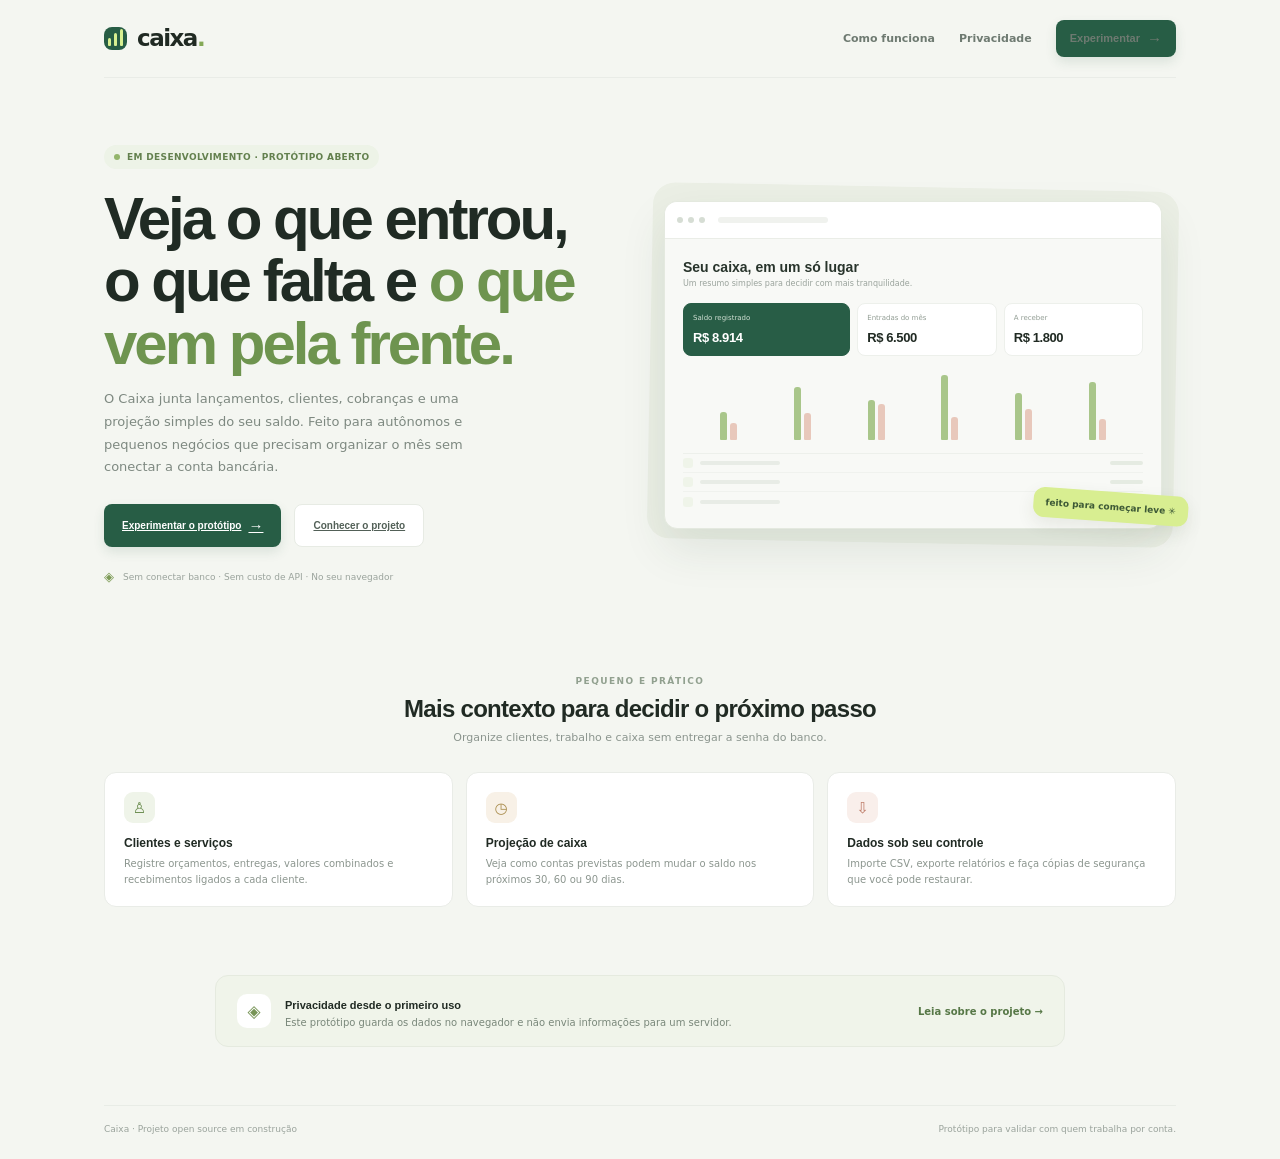
<file: index.html>
<!doctype html>
<html lang="pt-BR">
  <head>
    <meta charset="UTF-8" />
    <meta name="viewport" content="width=device-width, initial-scale=1.0" />
    <meta name="theme-color" content="#f6f7f4" />
    <meta name="description" content="Organize clientes, recebimentos, despesas e projeções de caixa sem conectar sua conta bancária." />
    <title>Caixa — clareza para quem trabalha por conta</title>
    <link rel="stylesheet" href="styles.css" />
    <link rel="stylesheet" href="landing.css" />
    <style>
      .landing{max-width:1180px;margin:0 auto;padding:0 54px}.landing-nav{height:78px;display:flex;align-items:center;justify-content:space-between;border-bottom:1px solid #e9ece7}.landing-nav .brand{padding:0}.landing-links{display:flex;align-items:center;gap:24px}.landing-links a{color:#6e7a71;text-decoration:none;font-size:11px;font-weight:600}.landing-hero{display:grid;grid-template-columns:1fr 1.05fr;align-items:center;gap:45px;padding:67px 0 47px}.landing-kicker{display:inline-flex;align-items:center;gap:7px;background:#edf3e7;color:#63804e;border-radius:20px;padding:7px 10px;font-size:9px;font-weight:700;letter-spacing:.35px}.landing-kicker i{width:6px;height:6px;border-radius:50%;background:#93b56b}.landing-copy h1{max-width:490px;margin:19px 0 13px;font:800 clamp(38px,5vw,60px)/1.04 Manrope,sans-serif;letter-spacing:-3px;color:#202b24}.landing-copy h1 em{font-style:normal;color:#6e944f}.landing-copy>p{max-width:410px;color:#7e8981;font-size:13px;line-height:1.75;margin:0}.landing-buttons{display:flex;align-items:center;gap:13px;margin-top:25px}.landing-buttons .button{min-height:43px;padding:0 18px}.landing-meta{display:flex;align-items:center;gap:9px;margin-top:22px;color:#9aa39c;font-size:9px}.landing-meta span{color:#7c9a56;font-size:13px}.hero-preview{position:relative;background:#ebefe5;border-radius:22px;padding:14px;transform:rotate(1.1deg)}.preview-window{overflow:hidden;border:1px solid #e4e9df;border-radius:13px;background:#f8f9f6;box-shadow:0 20px 45px #2945311a;transform:rotate(-1.1deg)}.preview-top{height:37px;display:flex;align-items:center;gap:5px;padding:0 12px;border-bottom:1px solid #eaede7;background:#fff}.preview-dot{height:6px;width:6px;border-radius:50%;background:#d6ddd4}.preview-address{margin-left:8px;width:110px;height:6px;border-radius:5px;background:#f0f2ee}.preview-body{padding:20px 18px 17px}.preview-title{font:700 14px Manrope,sans-serif;color:#28342b}.preview-subtitle{font-size:8px;color:#9aa39c;margin-top:4px}.preview-cards{display:grid;grid-template-columns:1.2fr 1fr 1fr;gap:7px;margin-top:15px}.preview-card{padding:10px 9px;border:1px solid #edf0eb;border-radius:8px;background:white}.preview-card:first-child{background:#285d46;color:white;border-color:#285d46}.preview-card small{display:block;font-size:7px;color:#929d94}.preview-card:first-child small{color:#d0dfd3}.preview-card strong{display:block;margin-top:8px;font:700 13px Manrope,sans-serif;letter-spacing:-.4px}.preview-chart{height:85px;display:flex;align-items:flex-end;justify-content:space-around;margin-top:13px;padding:0 9px 13px;border-bottom:1px solid #edf0eb}.preview-month{height:100%;display:flex;align-items:flex-end;gap:3px}.preview-month i{width:7px;border-radius:3px 3px 1px 1px;background:#a9c68a}.preview-month i:nth-child(2){background:#e8c8bb}.preview-month:nth-child(1) i:first-child{height:40%}.preview-month:nth-child(1) i:nth-child(2){height:24%}.preview-month:nth-child(2) i:first-child{height:75%}.preview-month:nth-child(2) i:nth-child(2){height:38%}.preview-month:nth-child(3) i:first-child{height:57%}.preview-month:nth-child(3) i:nth-child(2){height:51%}.preview-month:nth-child(4) i:first-child{height:92%}.preview-month:nth-child(4) i:nth-child(2){height:32%}.preview-month:nth-child(5) i:first-child{height:66%}.preview-month:nth-child(5) i:nth-child(2){height:43%}.preview-month:nth-child(6) i:first-child{height:82%}.preview-month:nth-child(6) i:nth-child(2){height:30%}.preview-row{height:19px;border-bottom:1px solid #f0f2ee;display:flex;align-items:center;gap:7px}.preview-row:last-child{border:0}.preview-row i{height:10px;width:10px;border-radius:3px;background:#eff4e9}.preview-row:nth-child(2) i{background:#fbefeb}.preview-row span{height:4px;width:80px;border-radius:4px;background:#e8ece6}.preview-row b{margin-left:auto;height:4px;width:33px;border-radius:4px;background:#e5ebe2}.hero-sticker{position:absolute;right:-15px;bottom:25px;background:#d8ee91;color:#3d5936;border-radius:11px;padding:10px 12px;box-shadow:0 7px 18px #32472517;font-size:9px;font-weight:700;transform:rotate(3deg)}.landing-section{padding:36px 0 68px}.section-eyebrow{text-align:center;color:#91a08f;font-size:9px;letter-spacing:1.4px;font-weight:700}.landing-section h2{text-align:center;margin:9px 0 8px;font:700 24px Manrope,sans-serif;letter-spacing:-.7px}.section-intro{text-align:center;color:#8b958e;font-size:11px;margin:0}.feature-grid{display:grid;grid-template-columns:repeat(3,1fr);gap:13px;margin-top:28px}.feature-card{background:#fff;border:1px solid #e9ece7;border-radius:12px;padding:19px;min-height:128px}.feature-icon{height:31px;width:31px;display:grid;place-items:center;background:#eff4e9;color:#6a8c4f;border-radius:9px;font-size:15px}.feature-card:nth-child(2) .feature-icon{background:#f8f1e7;color:#a98c4c}.feature-card:nth-child(3) .feature-icon{background:#f9efeb;color:#bd7a66}.feature-card h3{font:700 12px Manrope,sans-serif;margin:13px 0 6px}.feature-card p{color:#8c968f;font-size:10px;line-height:1.55;margin:0}.landing-privacy{margin:0 auto 58px;max-width:850px;border:1px solid #e5eadf;border-radius:13px;background:#f0f4ea;padding:18px 21px;display:flex;align-items:center;gap:14px}.landing-privacy>span{width:34px;height:34px;border-radius:10px;background:#fff;display:grid;place-items:center;color:#779456;font-size:17px}.landing-privacy strong{font:700 11px Manrope,sans-serif}.landing-privacy p{color:#79877a;font-size:10px;margin:4px 0 0}.landing-privacy a{margin-left:auto;white-space:nowrap;color:#567746;font-size:10px;font-weight:700;text-decoration:none}.landing-footer{border-top:1px solid #e8ece6;padding:18px 0 25px;display:flex;justify-content:space-between;color:#9aa39c;font-size:9px}.landing-footer a{color:#74846a;text-decoration:none}.landing .brand{font-size:23px}.landing .brand-mark{width:23px;height:23px}.landing-cta-arrow{font-size:15px}
      @media(max-width:900px){.landing{padding:0 28px}.landing-hero{gap:25px;padding:55px 0 37px}.landing-copy h1{font-size:48px}.preview-card strong{font-size:11px}}
      @media(max-width:680px){.landing{padding:0 17px}.landing-nav{height:65px}.landing-links{gap:13px}.landing-links a{font-size:10px}.landing-hero{grid-template-columns:1fr;padding:43px 0 26px}.landing-copy h1{font-size:45px;letter-spacing:-2.3px}.landing-copy>p{font-size:12px}.hero-preview{max-width:510px;width:100%;margin:0 auto}.landing-section{padding:28px 0 44px}.landing-section h2{font-size:21px}.feature-grid{grid-template-columns:1fr;gap:8px;margin-top:20px}.feature-card{min-height:auto;padding:15px;display:grid;grid-template-columns:33px 1fr;column-gap:11px;align-items:center}.feature-icon{grid-row:span 2}.feature-card h3{margin:0 0 4px}.feature-card p{grid-column:2}.landing-privacy{margin-bottom:38px;padding:15px;align-items:flex-start}.landing-privacy a{display:none}.landing-footer{gap:12px}.landing-footer span:last-child{text-align:right}}
      @media(max-width:390px){.landing{padding:0 12px}.landing-links{gap:9px}.landing-links a{font-size:9px}.landing-copy h1{font-size:39px}.landing-buttons .button{padding:0 12px;font-size:10px}.preview-body{padding:15px 12px}.preview-card{padding:8px 6px}.preview-card strong{font-size:10px}}
    </style>
  </head>
  <body>
    <main class="landing">
      <nav class="landing-nav" aria-label="Navegação">
        <a class="brand" href="#inicio" aria-label="Caixa, início"><span class="brand-mark"><i></i><i></i><i></i></span><span>caixa<span class="brand-dot">.</span></span></a>
        <div class="landing-links"><a href="#como-funciona">Como funciona</a><a href="#privacidade">Privacidade</a><a class="button button-primary" href="app.html?v=3">Experimentar <span class="landing-cta-arrow">→</span></a></div>
      </nav>
      <section class="landing-hero" id="inicio">
        <div class="landing-copy">
          <span class="landing-kicker"><i></i> EM DESENVOLVIMENTO · PROTÓTIPO ABERTO</span>
          <h1>Veja o que entrou, o que falta e <em>o que vem pela frente.</em></h1>
          <p>O Caixa junta lançamentos, clientes, cobranças e uma projeção simples do seu saldo. Feito para autônomos e pequenos negócios que precisam organizar o mês sem conectar a conta bancária.</p>
          <div class="landing-buttons"><a class="button button-primary" href="app.html?v=3">Experimentar o protótipo <span>→</span></a><a class="button button-secondary" href="#como-funciona">Conhecer o projeto</a></div>
          <div class="landing-meta"><span>◈</span> Sem conectar banco · Sem custo de API · No seu navegador</div>
        </div>
        <div class="hero-preview" aria-label="Prévia ilustrativa do painel Caixa">
          <div class="preview-window"><div class="preview-top"><i class="preview-dot"></i><i class="preview-dot"></i><i class="preview-dot"></i><i class="preview-address"></i></div><div class="preview-body"><div class="preview-title">Seu caixa, em um só lugar</div><div class="preview-subtitle">Um resumo simples para decidir com mais tranquilidade.</div><div class="preview-cards"><div class="preview-card"><small>Saldo registrado</small><strong>R$ 8.914</strong></div><div class="preview-card"><small>Entradas do mês</small><strong>R$ 6.500</strong></div><div class="preview-card"><small>A receber</small><strong>R$ 1.800</strong></div></div><div class="preview-chart"><div class="preview-month"><i></i><i></i></div><div class="preview-month"><i></i><i></i></div><div class="preview-month"><i></i><i></i></div><div class="preview-month"><i></i><i></i></div><div class="preview-month"><i></i><i></i></div><div class="preview-month"><i></i><i></i></div></div><div class="preview-row"><i></i><span></span><b></b></div><div class="preview-row"><i></i><span></span><b></b></div><div class="preview-row"><i></i><span></span><b></b></div></div></div>
          <div class="hero-sticker">feito para começar leve ✳</div>
        </div>
      </section>
      <section class="landing-section" id="como-funciona"><p class="section-eyebrow">PEQUENO E PRÁTICO</p><h2>Mais contexto para decidir o próximo passo</h2><p class="section-intro">Organize clientes, trabalho e caixa sem entregar a senha do banco.</p><div class="feature-grid"><article class="feature-card"><span class="feature-icon">♙</span><h3>Clientes e serviços</h3><p>Registre orçamentos, entregas, valores combinados e recebimentos ligados a cada cliente.</p></article><article class="feature-card"><span class="feature-icon">◷</span><h3>Projeção de caixa</h3><p>Veja como contas previstas podem mudar o saldo nos próximos 30, 60 ou 90 dias.</p></article><article class="feature-card"><span class="feature-icon">⇩</span><h3>Dados sob seu controle</h3><p>Importe CSV, exporte relatórios e faça cópias de segurança que você pode restaurar.</p></article></div></section>
      <section class="landing-privacy" id="privacidade"><span>◈</span><div><strong>Privacidade desde o primeiro uso</strong><p>Este protótipo guarda os dados no navegador e não envia informações para um servidor.</p></div><a href="README.md">Leia sobre o projeto →</a></section>
      <footer class="landing-footer"><span>Caixa · Projeto open source em construção</span><span>Protótipo para validar com quem trabalha por conta.</span></footer>
    </main>
  </body>
</html>
</file>
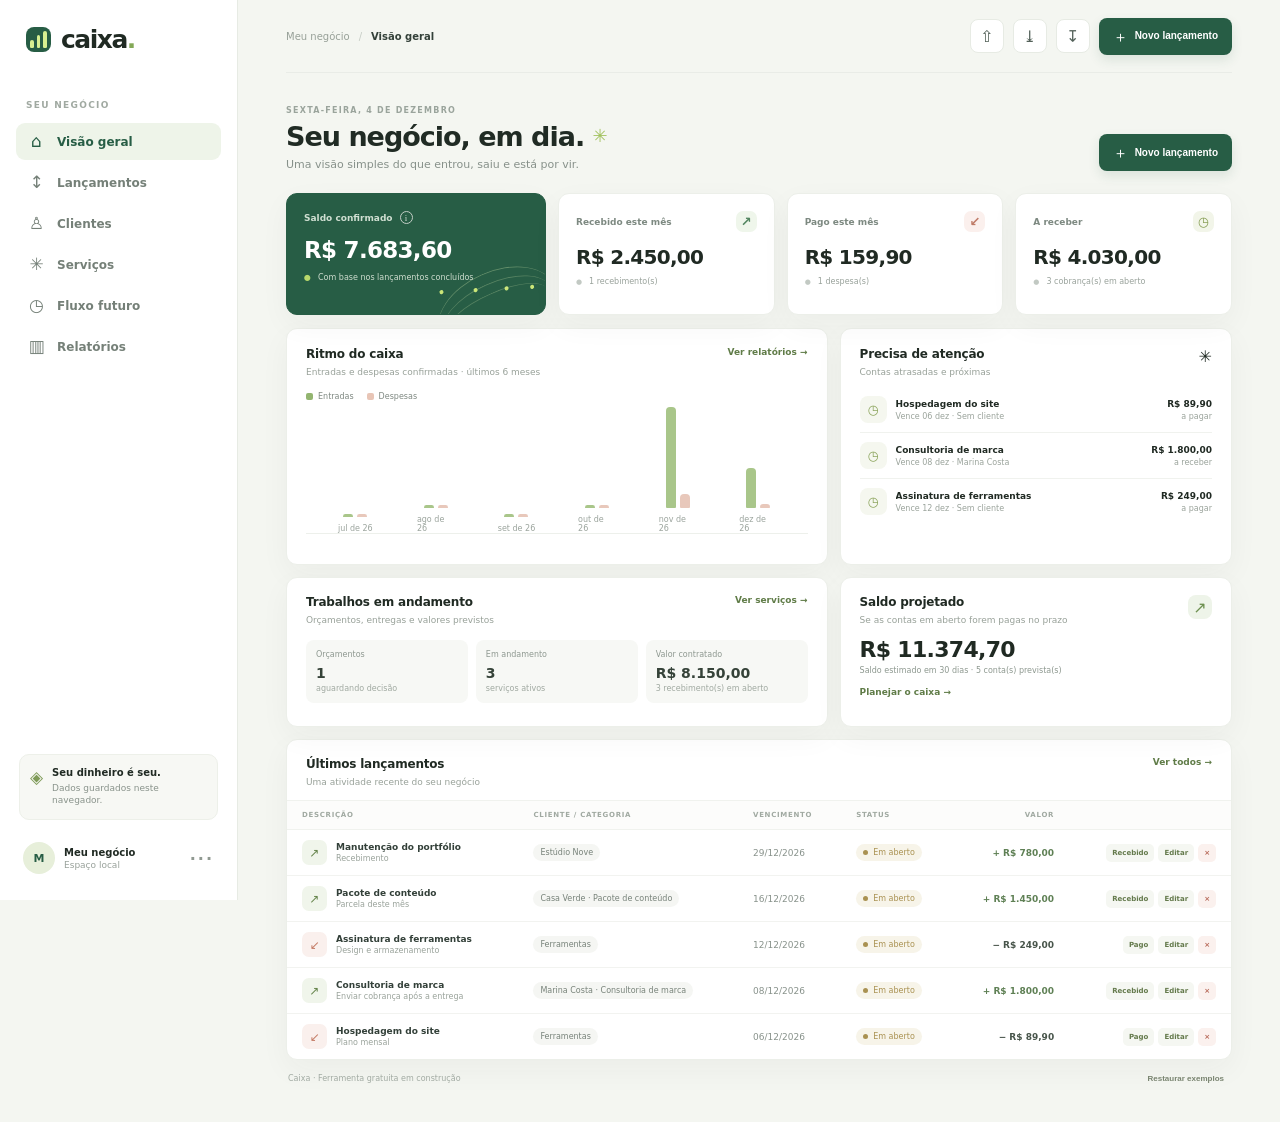
<file: app.html>
<!doctype html>
<html lang="pt-BR">
  <head>
    <meta charset="UTF-8" />
    <meta name="viewport" content="width=device-width, initial-scale=1.0" />
    <meta name="theme-color" content="#f4f6f1" />
    <meta name="description" content="Organize clientes, recebimentos e despesas do seu negócio em um só lugar." />
    <title>Caixa — gestão simples para quem trabalha por conta</title>
    <link rel="stylesheet" href="styles.css" />
    <link rel="stylesheet" href="features.css" />
    <script src="app.js" defer></script>
  </head>
  <body>
    <div class="app-shell">
      <aside class="sidebar" id="sidebar">
        <a class="brand" href="#inicio" aria-label="Caixa, início"><span class="brand-mark"><i></i><i></i><i></i></span><span>caixa<span class="brand-dot">.</span></span></a>
        <div class="workspace-label">SEU NEGÓCIO</div>
        <nav class="main-nav" aria-label="Navegação principal">
          <a class="nav-item active" href="#inicio" data-view="inicio"><span class="nav-icon">⌂</span>Visão geral</a>
          <a class="nav-item" href="#lancamentos" data-view="lancamentos"><span class="nav-icon">↕</span>Lançamentos</a>
          <a class="nav-item" href="#clientes" data-view="clientes"><span class="nav-icon">♙</span>Clientes</a>
          <a class="nav-item" href="#servicos" data-view="servicos"><span class="nav-icon">✳</span>Serviços</a>
          <a class="nav-item" href="#planejamento" data-view="planejamento"><span class="nav-icon">◷</span>Fluxo futuro</a>
          <a class="nav-item" href="#relatorios" data-view="relatorios"><span class="nav-icon">▥</span>Relatórios</a>
        </nav>
        <div class="sidebar-bottom">
          <div class="privacy-card"><span class="privacy-icon">◈</span><div><strong>Seu dinheiro é seu.</strong><p>Dados guardados neste navegador.</p></div></div>
          <button class="profile-button" type="button" aria-label="Perfil local"><span class="avatar">M</span><span class="profile-copy"><strong>Meu negócio</strong><small>Espaço local</small></span><span class="profile-menu">···</span></button>
        </div>
      </aside>

      <main class="main-content">
        <header class="topbar">
          <button class="mobile-menu" id="mobile-menu" type="button" aria-label="Abrir menu">☰</button>
          <div class="breadcrumb"><span>Meu negócio</span><span class="crumb-slash">/</span><strong id="crumb-title">Visão geral</strong></div>
          <div class="top-actions">
            <button class="icon-button" id="import-button" type="button" title="Importar CSV" aria-label="Importar CSV">⇧</button>
            <input id="csv-file" type="file" accept=".csv,text/csv" hidden />
            <button class="icon-button" id="backup-button" type="button" title="Baixar backup JSON" aria-label="Baixar backup">⤓</button>
            <button class="icon-button" id="restore-button" type="button" title="Restaurar backup JSON" aria-label="Restaurar backup">↧</button>
            <input id="backup-file" type="file" accept=".json,application/json" hidden />
            <button class="button button-primary top-add" id="top-add" type="button"><span>＋</span> Novo lançamento</button>
          </div>
        </header>

        <section class="page-view" id="overview-view">
          <div class="page-heading">
            <div><p class="eyebrow" id="today-label">SEU RESUMO</p><h1>Seu negócio, em dia. <span class="heading-spark">✳</span></h1><p class="subheading">Uma visão simples do que entrou, saiu e está por vir.</p></div>
            <button class="button button-primary heading-add" id="heading-add" type="button"><span>＋</span> Novo lançamento</button>
          </div>
          <div class="summary-grid">
            <article class="summary-card balance-card"><div class="card-label">Saldo confirmado <span class="info-dot" title="Entradas recebidas menos despesas pagas no seu histórico.">i</span></div><div class="metric" id="balance-value">R$ 0,00</div><div class="metric-foot"><span class="metric-badge">●</span><span>Com base nos lançamentos concluídos</span></div><div class="balance-decoration"><i></i><i></i><i></i><i></i></div></article>
            <article class="summary-card"><div class="card-label">Recebido este mês <span class="metric-icon income-icon">↗</span></div><div class="metric" id="income-value">R$ 0,00</div><div class="metric-foot"><span class="muted-dot">●</span><span id="income-foot">Entradas confirmadas</span></div></article>
            <article class="summary-card"><div class="card-label">Pago este mês <span class="metric-icon expense-icon">↙</span></div><div class="metric" id="expense-value">R$ 0,00</div><div class="metric-foot"><span class="muted-dot">●</span><span id="expense-foot">Despesas confirmadas</span></div></article>
            <article class="summary-card due-card"><div class="card-label">A receber <span class="metric-icon due-icon">◷</span></div><div class="metric" id="receivable-value">R$ 0,00</div><div class="metric-foot"><span class="muted-dot">●</span><span id="receivable-foot">Em aberto</span></div></article>
          </div>
          <div class="overview-grid">
            <section class="panel chart-panel"><div class="panel-heading"><div><h2>Ritmo do caixa</h2><p>Entradas e despesas confirmadas · últimos 6 meses</p></div><a class="panel-link" href="#relatorios" data-view="relatorios">Ver relatórios →</a></div><div class="chart-legend"><span><i class="legend-income"></i>Entradas</span><span><i class="legend-expense"></i>Despesas</span></div><div class="chart" id="cashflow-chart" aria-label="Gráfico de entradas e despesas"></div></section>
            <section class="panel attention-panel"><div class="panel-heading"><div><h2>Precisa de atenção</h2><p>Contas atrasadas e próximas</p></div><span class="attention-spark">✳</span></div><div class="attention-content" id="attention-content"></div></section>
          </div>
          <div class="overview-grid secondary-grid">
            <section class="panel pipeline-panel"><div class="panel-heading"><div><h2>Trabalhos em andamento</h2><p>Orçamentos, entregas e valores previstos</p></div><a class="panel-link" href="#servicos" data-view="servicos">Ver serviços →</a></div><div class="pipeline-content" id="pipeline-content"></div></section>
            <section class="panel forecast-card"><div class="panel-heading"><div><h2>Saldo projetado</h2><p>Se as contas em aberto forem pagas no prazo</p></div><span class="forecast-icon">↗</span></div><div class="forecast-metric" id="forecast-value">R$ 0,00</div><div class="forecast-note" id="forecast-note">Projeção para os próximos 30 dias</div><a class="panel-link" href="#planejamento" data-view="planejamento">Planejar o caixa →</a></section>
          </div>
          <section class="panel transactions-panel"><div class="panel-heading transaction-heading"><div><h2>Últimos lançamentos</h2><p>Uma atividade recente do seu negócio</p></div><a class="panel-link" href="#lancamentos" data-view="lancamentos">Ver todos →</a></div><div class="table-wrap"><table><thead><tr><th>DESCRIÇÃO</th><th>CLIENTE / CATEGORIA</th><th>VENCIMENTO</th><th>STATUS</th><th class="amount-col">VALOR</th><th></th></tr></thead><tbody id="recent-rows"></tbody></table></div><div class="empty-state hidden" id="recent-empty"><span class="empty-illustration">↗</span><strong>Comece registrando um recebimento ou uma despesa</strong><p>Seus lançamentos ajudam a enxergar o caixa e o trabalho que vem pela frente.</p><button class="button button-secondary" id="empty-add">＋ Novo lançamento</button></div></section>
          <footer class="app-footer"><span>Caixa · Ferramenta gratuita em construção</span><button id="reset-demo" type="button">Restaurar exemplos</button></footer>
        </section>

        <section class="page-view hidden" id="transactions-view">
          <div class="page-heading compact-heading"><div><p class="eyebrow">CAIXA DO NEGÓCIO</p><h1>Lançamentos</h1><p class="subheading">Recebimentos, despesas e pagamentos que ainda estão em aberto.</p></div><button class="button button-primary heading-add" id="list-add" type="button"><span>＋</span> Novo lançamento</button></div>
          <section class="panel transactions-panel all-transactions-panel"><div class="list-toolbar"><div class="filter-tabs" role="tablist" aria-label="Filtrar lançamentos"><button class="filter-tab active" data-filter="todos" role="tab">Todos <span id="count-all">0</span></button><button class="filter-tab" data-filter="entrada" role="tab">Recebimentos</button><button class="filter-tab" data-filter="saida" role="tab">Despesas</button><button class="filter-tab" data-filter="abertos" role="tab">Em aberto</button></div><label class="search-box"><span>⌕</span><input id="search-input" type="search" placeholder="Buscar cliente ou lançamento" aria-label="Buscar cliente ou lançamento" /></label></div><div class="table-wrap"><table><thead><tr><th>DESCRIÇÃO</th><th>CLIENTE / CATEGORIA</th><th>VENCIMENTO</th><th>STATUS</th><th class="amount-col">VALOR</th><th>AÇÕES</th></tr></thead><tbody id="all-rows"></tbody></table></div><div class="empty-state hidden" id="all-empty"><span class="empty-illustration">⌕</span><strong>Nenhum lançamento encontrado</strong><p>Mude a busca ou o filtro, ou registre uma nova movimentação.</p><button class="button button-secondary" id="list-empty-add">＋ Novo lançamento</button></div></section>
          <footer class="app-footer"><span>Importe um CSV bancário ou registre as movimentações manualmente.</span><button id="csv-template" type="button">Baixar modelo CSV</button></footer>
        </section>

        <section class="page-view hidden" id="clients-view">
          <div class="page-heading compact-heading"><div><p class="eyebrow">RELACIONAMENTO</p><h1>Clientes e serviços</h1><p class="subheading">Veja quem contratou seu trabalho e o que ainda falta receber.</p></div><button class="button button-primary heading-add" id="client-add" type="button"><span>＋</span> Novo cliente</button></div>
          <div class="client-summary-row"><article class="mini-stat"><span>Clientes cadastrados</span><strong id="client-count">0</strong></article><article class="mini-stat"><span>Clientes com valores em aberto</span><strong id="client-open-count">0</strong></article><article class="mini-stat"><span>Total a receber</span><strong id="client-open-total">R$ 0,00</strong></article></div>
          <section class="panel clients-panel"><div class="panel-heading transaction-heading"><div><h2>Seus clientes</h2><p>Cadastro e recebimentos associados</p></div><label class="search-box"><span>⌕</span><input id="client-search" type="search" placeholder="Buscar cliente" aria-label="Buscar cliente" /></label></div><div class="client-grid" id="client-grid"></div><div class="empty-state hidden" id="clients-empty"><span class="empty-illustration">♙</span><strong>Organize seus clientes por aqui</strong><p>Associe recebimentos a clientes e saiba onde estão os serviços em aberto.</p><button class="button button-secondary" id="client-empty-add">＋ Cadastrar cliente</button></div></section>
          <footer class="app-footer"><span>Os dados ficam somente neste navegador.</span><button id="client-export" type="button">Exportar lista</button></footer>
        </section>

        <section class="page-view hidden" id="services-view">
          <div class="page-heading compact-heading"><div><p class="eyebrow">TRABALHO</p><h1>Serviços e projetos</h1><p class="subheading">Acompanhe o que foi combinado, o que está em andamento e o que já foi entregue.</p></div><button class="button button-primary heading-add" id="service-add" type="button"><span>＋</span> Novo serviço</button></div>
          <div class="service-summary-row"><article class="mini-stat"><span>Orçamentos em aberto</span><strong id="service-quotes">0</strong></article><article class="mini-stat"><span>Em andamento</span><strong id="service-active">0</strong></article><article class="mini-stat"><span>Valor contratado</span><strong id="service-value">R$ 0,00</strong></article></div>
          <section class="panel services-panel"><div class="panel-heading transaction-heading"><div><h2>Seu trabalho</h2><p>Organize cada serviço e acompanhe os recebimentos associados</p></div><label class="search-box"><span>⌕</span><input id="service-search" type="search" placeholder="Buscar serviço ou cliente" aria-label="Buscar serviço ou cliente" /></label></div><div class="service-grid" id="service-grid"></div><div class="empty-state hidden" id="services-empty"><span class="empty-illustration">✳</span><strong>Registre o próximo trabalho antes de começar</strong><p>Você pode acompanhar o valor combinado, prazo e pagamentos ligados ao serviço.</p><button class="button button-secondary" id="service-empty-add">＋ Novo serviço</button></div></section>
          <footer class="app-footer"><span>O valor combinado não cria um lançamento automaticamente.</span><button id="service-add-footer" type="button">＋ Cadastrar serviço</button></footer>
        </section>

        <section class="page-view hidden" id="planning-view">
          <div class="page-heading compact-heading"><div><p class="eyebrow">PLANEJAMENTO</p><h1>Fluxo futuro</h1><p class="subheading">Uma estimativa simples com base nos lançamentos que você cadastrou.</p></div><button class="button button-primary heading-add" id="plan-add" type="button"><span>＋</span> Agendar conta</button></div>
          <div class="horizon-tabs" role="group" aria-label="Horizonte da projeção"><button class="horizon-tab active" data-days="30">30 dias</button><button class="horizon-tab" data-days="60">60 dias</button><button class="horizon-tab" data-days="90">90 dias</button></div>
          <div class="plan-summary-grid"><article class="plan-summary"><span>Saldo confirmado hoje</span><strong id="plan-current">R$ 0,00</strong><small>Entradas recebidas menos despesas pagas</small></article><article class="plan-summary"><span>Entradas previstas</span><strong class="positive" id="plan-incoming">R$ 0,00</strong><small id="plan-incoming-count">0 recebimentos em aberto</small></article><article class="plan-summary"><span>Despesas previstas</span><strong class="negative" id="plan-outgoing">R$ 0,00</strong><small id="plan-outgoing-count">0 despesas em aberto</small></article><article class="plan-summary plan-total"><span>Saldo projetado</span><strong id="plan-projected">R$ 0,00</strong><small id="plan-horizon-note">Ao final dos próximos 30 dias</small></article></div>
          <section class="panel plan-panel"><div class="panel-heading transaction-heading"><div><h2>O que vem pela frente</h2><p>Contas em aberto dentro do período selecionado</p></div></div><div class="timeline" id="timeline"></div><div class="empty-state hidden" id="timeline-empty"><span class="empty-illustration">◷</span><strong>Sem contas previstas neste período</strong><p>Adicione recebimentos ou despesas futuras para acompanhar a projeção.</p></div></section>
          <p class="disclaimer">A projeção considera apenas os lançamentos registrados. Ela não consulta bancos nem prevê novos contratos ou despesas.</p>
        </section>

        <section class="page-view hidden" id="reports-view">
          <div class="page-heading compact-heading"><div><p class="eyebrow">ANÁLISE DO NEGÓCIO</p><h1>Relatórios</h1><p class="subheading">Acompanhe as movimentações confirmadas e distribua os gastos por categoria.</p></div><button class="button button-secondary" id="report-csv">⇩ Exportar CSV</button></div>
          <div class="report-filter"><label for="report-month">Período</label><select id="report-month" aria-label="Escolher período"></select></div>
          <div class="report-summary-grid"><article class="summary-card"><div class="card-label">Recebido no período</div><div class="metric" id="report-income">R$ 0,00</div><div class="metric-foot"><span class="muted-dot">●</span><span id="report-income-count">0 recebimentos</span></div></article><article class="summary-card"><div class="card-label">Despesas pagas</div><div class="metric" id="report-expense">R$ 0,00</div><div class="metric-foot"><span class="muted-dot">●</span><span id="report-expense-count">0 despesas</span></div></article><article class="summary-card"><div class="card-label">Resultado do período</div><div class="metric" id="report-net">R$ 0,00</div><div class="metric-foot"><span class="muted-dot">●</span><span>Recebido menos pago</span></div></article></div>
          <div class="overview-grid report-grid"><section class="panel category-panel"><div class="panel-heading"><div><h2>Despesas por categoria</h2><p>Despesas concluídas no período</p></div></div><div class="category-list" id="category-list"></div></section><section class="panel report-note"><span class="report-note-icon">✳</span><h2>Leve um resumo para Claude</h2><p>Copie só os totais do período para pedir uma leitura em Claude. Nomes, observações e descrições dos clientes ficam de fora. Nada é enviado automaticamente.</p><div class="report-actions"><button class="button button-primary" id="claude-summary">Copiar resumo →</button><button class="button button-secondary" id="report-backup">Baixar backup</button></div></section></div>
          <footer class="app-footer"><span>Caixa organiza registros; não substitui contabilidade.</span><button id="report-import">Importar CSV</button></footer>
        </section>
      </main>
    </div>

    <dialog class="modal" id="transaction-modal"><form id="transaction-form" method="dialog"><div class="modal-heading"><div><p class="eyebrow">NO SEU CAIXA</p><h2 id="transaction-modal-title">Novo lançamento</h2></div><button class="close-button" type="button" data-close="transaction-modal" aria-label="Fechar">×</button></div><div class="type-switch" role="group" aria-label="Tipo do lançamento"><button class="type-option selected" type="button" data-type="entrada"><span>↗</span>Recebimento</button><button class="type-option" type="button" data-type="saida"><span>↙</span>Despesa</button></div><label class="field-label">Descrição<input id="description" name="description" maxlength="80" placeholder="Ex.: Projeto de identidade visual" required /></label><div class="field-row"><label class="field-label">Valor (R$)<input id="amount" name="amount" type="number" min="0.01" step="0.01" placeholder="0,00" required /></label><label class="field-label">Vencimento<input id="date" name="date" type="date" required /></label></div><div class="field-row"><label class="field-label">Categoria<select id="category" name="category"></select></label><label class="field-label">Cliente<select id="client-id" name="clientId"><option value="">Sem cliente associado</option></select></label></div><label class="field-label">Serviço / projeto <span class="optional-label">opcional</span><select id="project-id" name="projectId"><option value="">Sem serviço associado</option></select></label><label class="field-label">Observação <span class="optional-label">opcional</span><textarea id="notes" name="notes" maxlength="220" placeholder="Detalhes úteis para você"></textarea></label><label class="check-row"><input id="status" name="status" type="checkbox" /><span>Já foi recebido / pago</span></label><div class="modal-actions"><button class="button button-secondary" type="button" data-close="transaction-modal">Cancelar</button><button class="button button-primary" type="submit">Salvar lançamento <span>→</span></button></div></form></dialog>

    <dialog class="modal" id="client-modal"><form id="client-form" method="dialog"><div class="modal-heading"><div><p class="eyebrow">RELACIONAMENTO</p><h2 id="client-modal-title">Novo cliente</h2></div><button class="close-button" type="button" data-close="client-modal" aria-label="Fechar">×</button></div><label class="field-label">Nome do cliente<input id="client-name" name="name" maxlength="70" placeholder="Ex.: Estúdio Nove" required /></label><div class="field-row"><label class="field-label">E-mail <span class="optional-label">opcional</span><input id="client-email" name="email" type="email" maxlength="100" placeholder="contato@exemplo.com" /></label><label class="field-label">Telefone <span class="optional-label">opcional</span><input id="client-phone" name="phone" type="tel" maxlength="30" placeholder="(11) 99999-9999" /></label></div><label class="field-label">Observações <span class="optional-label">opcional</span><textarea id="client-notes" name="notes" maxlength="220" placeholder="Preferências, combinado ou próximo passo"></textarea></label><div class="modal-actions"><button class="button button-secondary" type="button" data-close="client-modal">Cancelar</button><button class="button button-primary" type="submit">Salvar cliente <span>→</span></button></div></form></dialog>

    <dialog class="modal" id="service-modal"><form id="service-form" method="dialog"><div class="modal-heading"><div><p class="eyebrow">TRABALHO</p><h2 id="service-modal-title">Novo serviço</h2></div><button class="close-button" type="button" data-close="service-modal" aria-label="Fechar">×</button></div><label class="field-label">Nome do serviço<input id="service-title" name="title" maxlength="80" placeholder="Ex.: Site institucional" required /></label><div class="field-row"><label class="field-label">Cliente<select id="service-client" name="clientId" required></select></label><label class="field-label">Valor combinado (R$)<input id="service-amount" name="amount" type="number" min="0" step="0.01" placeholder="0,00" required /></label></div><div class="field-row"><label class="field-label">Prazo combinado<input id="service-date" name="date" type="date" required /></label><label class="field-label">Etapa<select id="service-status" name="status"><option value="orcamento">Orçamento</option><option value="andamento">Em andamento</option><option value="concluido">Entregue</option><option value="cancelado">Cancelado</option></select></label></div><label class="field-label">Detalhes <span class="optional-label">opcional</span><textarea id="service-notes" name="notes" maxlength="220" placeholder="Escopo, parcelas ou próximos passos"></textarea></label><div class="modal-actions"><button class="button button-secondary" type="button" data-close="service-modal">Cancelar</button><button class="button button-primary" type="submit">Salvar serviço <span>→</span></button></div></form></dialog>

    <dialog class="confirm-modal" id="confirm-modal"><div class="confirm-content"><span class="confirm-icon">↻</span><h2>Restaurar exemplos?</h2><p>Isso apaga os dados deste navegador e recoloca os lançamentos e clientes demonstrativos.</p><div class="modal-actions"><button class="button button-secondary" id="cancel-reset" type="button">Manter meus dados</button><button class="button button-primary" id="confirm-reset" type="button">Restaurar exemplos</button></div></div></dialog>
    <div class="toast" id="toast" role="status" aria-live="polite"></div>
  </body>
</html>
</file>
<file: styles.css>
:root{font-family:"DM Sans",Inter,ui-sans-serif,system-ui,-apple-system,"Segoe UI",sans-serif;color:#202a23;background:#f4f6f1;font-synthesis:none;text-rendering:optimizeLegibility;--ink:#202a23;--muted:#849087;--line:#e7ebe4;--green:#275d45;--green-dark:#1d4935;--lime:#d7ef8b;--paper:#fff;--soft:#f8f9f6;--red:#bd6955;--amber:#a88443;--shadow:0 10px 30px rgba(36,54,43,.045)}*{box-sizing:border-box}body{margin:0;min-width:320px}button,input,select,textarea{font:inherit}button{cursor:pointer}.app-shell{min-height:100vh}.sidebar{position:fixed;inset:0 auto 0 0;width:238px;background:#fff;border-right:1px solid var(--line);display:flex;flex-direction:column;padding:27px 16px 17px;z-index:5}.brand{display:flex;align-items:center;gap:10px;text-decoration:none;color:var(--ink);font:800 25px/1 ui-sans-serif,system-ui,sans-serif;letter-spacing:-1.5px;padding:0 10px}.brand-dot{color:#84a957}.brand-mark{width:25px;height:25px;display:flex;align-items:end;gap:3px;padding:4px;border-radius:8px;background:var(--green)}.brand-mark i{display:block;background:#d8f091;border-radius:3px 3px 2px 2px;width:4px}.brand-mark i:nth-child(1){height:8px}.brand-mark i:nth-child(2){height:13px}.brand-mark i:nth-child(3){height:17px}.workspace-label{margin:48px 10px 13px;font-size:9px;font-weight:700;letter-spacing:1.3px;color:#a0a9a1}.main-nav{display:grid;gap:4px}.nav-item{display:flex;align-items:center;gap:11px;padding:10px 11px;border-radius:9px;text-decoration:none;color:#758078;font-size:12px;font-weight:600;transition:.16s}.nav-item:hover{background:#f7f8f5;color:var(--ink)}.nav-item.active{background:#eef4e9;color:var(--green)}.nav-icon{width:19px;text-align:center;font-size:17px;line-height:17px;font-weight:400}.sidebar-bottom{margin-top:auto}.privacy-card{display:flex;align-items:flex-start;gap:9px;padding:12px 10px;margin:0 3px 13px;background:#f7f8f4;border:1px solid #edf0e9;border-radius:10px}.privacy-icon{color:#7e9a57;font-size:17px}.privacy-card strong{display:block;font-size:10px}.privacy-card p{margin:4px 0 0;color:#89938b;font-size:9px;line-height:1.4}.profile-button{display:flex;align-items:center;width:100%;border:0;background:transparent;padding:9px 7px;gap:9px;text-align:left;color:var(--ink)}.avatar{display:grid;place-items:center;width:32px;height:32px;border-radius:50%;background:#e7efda;color:var(--green);font-size:11px;font-weight:700}.profile-copy{display:grid;gap:2px}.profile-copy strong{font-size:10px}.profile-copy small{color:#98a19a;font-size:9px}.profile-menu{margin-left:auto;color:#909991;font-weight:700;letter-spacing:2px}.main-content{margin-left:238px;max-width:1700px;padding:0 48px 25px}.topbar{height:73px;display:flex;align-items:center;justify-content:space-between;border-bottom:1px solid #e9ece7}.breadcrumb{display:flex;align-items:center;gap:9px;color:#97a098;font-size:10px}.breadcrumb strong{color:#334039;font-weight:600}.crumb-slash{color:#c6ccc5}.top-actions{display:flex;align-items:center;gap:9px}.icon-button,.mobile-menu{height:34px;width:34px;display:grid;place-items:center;border:1px solid var(--line);background:#fff;border-radius:8px;color:#536159;font-size:16px}.mobile-menu{display:none}.button{border:0;border-radius:8px;min-height:37px;padding:0 14px;display:inline-flex;align-items:center;justify-content:center;gap:7px;font:600 10px/1 "DM Sans",sans-serif;white-space:nowrap;transition:transform .15s,background .15s,box-shadow .15s}.button:hover{transform:translateY(-1px)}.button-primary{background:var(--green);color:white;box-shadow:0 5px 12px rgba(39,92,69,.12)}.button-primary:hover{background:var(--green-dark)}.button-primary span{font-size:15px;font-weight:400}.button-secondary{background:#fff;border:1px solid var(--line);color:#526057}.button-secondary:hover{background:#f8f9f6}.page-view{padding-top:33px;max-width:1200px;margin:0 auto}.page-heading{display:flex;align-items:flex-end;justify-content:space-between;margin:0 0 22px}.eyebrow{font-size:8px;font-weight:700;letter-spacing:1.25px;color:#9aa49c;margin:0 0 6px}.page-heading h1{font:750 27px/1.15 ui-sans-serif,system-ui,sans-serif;letter-spacing:-1px;margin:0;color:#202b24}.heading-spark{color:#a2c25f;font-size:18px;vertical-align:4px}.subheading{margin:6px 0 0;color:#87918a;font-size:11px}.summary-grid{display:grid;grid-template-columns:1.2fr 1fr 1fr 1fr;gap:12px}.summary-card{height:122px;position:relative;overflow:hidden;padding:17px 17px 14px;background:white;border:1px solid #ecefe9;border-radius:11px;box-shadow:var(--shadow)}.balance-card{background:var(--green);color:#fff;border-color:var(--green)}.card-label{font-size:9px;font-weight:600;color:#7d8981;display:flex;align-items:center;gap:7px}.balance-card .card-label{color:#d0dfd2}.info-dot{height:13px;width:13px;border:1px solid #c2cdc5;border-radius:50%;display:inline-grid;place-items:center;font:9px Georgia;cursor:help}.metric{font:750 20px/1.2 ui-sans-serif,system-ui,sans-serif;letter-spacing:-.7px;margin-top:13px;white-space:nowrap}.balance-card .metric{font-size:23px;position:relative;z-index:1}.metric-foot{display:flex;align-items:center;gap:7px;margin-top:8px;font-size:8px;color:#99a29b}.balance-card .metric-foot{color:#cfddcf;position:relative;z-index:1}.metric-badge{font-size:8px;color:#b9d86b}.muted-dot{font-size:7px;color:#c2c9c3}.metric-icon{margin-left:auto;width:21px;height:21px;border-radius:7px;display:grid;place-items:center;font-size:13px}.income-icon{color:#51855f;background:#eff6eb}.expense-icon{color:#bf7b67;background:#fbf0ed}.due-icon{color:#839b50;background:#f2f5e9}.balance-decoration{position:absolute;width:125px;height:80px;right:-15px;bottom:-37px;border-top:1px solid rgba(222,239,180,.33);transform:rotate(-24deg);border-radius:50%}.balance-decoration:before,.balance-decoration:after{content:"";position:absolute;inset:10px 4px;border-top:1px solid rgba(222,239,180,.25);border-radius:50%}.balance-decoration:after{inset:20px 8px}.balance-decoration i{position:absolute;width:4px;height:4px;border-radius:50%;background:#cbe678;top:-3px;left:17px}.balance-decoration i:nth-child(2){top:9px;left:49px}.balance-decoration i:nth-child(3){top:20px;left:78px}.balance-decoration i:nth-child(4){top:29px;left:102px}.overview-grid{display:grid;grid-template-columns:1.38fr 1fr;gap:12px;margin-top:13px}.panel{background:#fff;border:1px solid #ecefe9;border-radius:11px;box-shadow:var(--shadow)}.chart-panel,.attention-panel{min-height:237px;padding:18px 19px}.panel-heading{display:flex;align-items:flex-start;justify-content:space-between}.panel-heading h2{font:700 12px/1.25 ui-sans-serif,system-ui,sans-serif;margin:0;letter-spacing:-.2px}.panel-heading p{font-size:9px;color:#98a199;margin:5px 0 0}.panel-link,.text-link{color:#607c48;text-decoration:none;font-size:9px;font-weight:650;white-space:nowrap}.chart-legend{display:flex;gap:13px;margin-top:15px;color:#7e8881;font-size:8px}.chart-legend span{display:flex;align-items:center;gap:5px}.chart-legend i{width:7px;height:7px;border-radius:2px}.legend-income{background:#93b570}.legend-expense{background:#e8c5b6}.chart{height:127px;margin-top:6px;display:flex;align-items:stretch;justify-content:space-around;border-bottom:1px solid #edf0eb;padding:0 9px}.chart-month{height:100%;width:38px;display:flex;flex-direction:column;align-items:center;justify-content:flex-end;position:relative}.chart-bars{height:102px;width:100%;display:flex;align-items:flex-end;justify-content:center;gap:4px;position:relative}.bar{width:10px;border-radius:4px 4px 1px 1px;min-height:3px;transition:height .35s}.bar.income{background:#a9c68a}.bar.expense{background:#e8c8bb}.month-label{font-size:8px;color:#9ba49d;padding:7px 0 0}.attention-content{margin-top:10px}.attention-item{display:flex;align-items:center;gap:9px;padding:9px 0;border-top:1px solid #f0f2ee}.attention-item:first-child{border-top:0}.attention-symbol{width:27px;height:27px;display:grid;place-items:center;background:#f5f7ef;color:#8aa35a;border-radius:8px;font-size:13px;flex:none}.attention-symbol.late{color:#c67c65;background:#fbf0ed}.attention-copy{flex:1;min-width:0}.attention-copy strong{display:block;font-size:9px;font-weight:600;overflow:hidden;text-overflow:ellipsis;white-space:nowrap}.attention-copy small{display:block;margin-top:3px;color:#9aa39b;font-size:8px}.attention-value{text-align:right;font-size:9px;font-weight:700;white-space:nowrap}.attention-value small{display:block;color:#9aa39b;font-weight:400;font-size:8px;margin-top:3px}.attention-empty{padding:21px 4px;color:#9aa39b;font-size:9px;line-height:1.5}.secondary-grid{grid-template-columns:1.38fr 1fr;margin-top:12px}.pipeline-panel,.forecast-card{min-height:150px;padding:17px 19px}.pipeline-content{display:grid;grid-template-columns:repeat(3,1fr);gap:8px;margin-top:15px}.pipeline-stat{padding:10px;border-radius:8px;background:#f7f8f5}.pipeline-stat span{display:block;color:#8e9890;font-size:8px}.pipeline-stat strong{display:block;margin-top:6px;color:#354238;font:700 14px ui-sans-serif,system-ui,sans-serif}.pipeline-stat small{display:block;color:#a0a9a1;font-size:8px;margin-top:3px}.forecast-icon{display:grid;place-items:center;width:24px;height:24px;background:#eef4e9;color:#6e9151;border-radius:8px}.forecast-metric{margin-top:12px;font:750 22px ui-sans-serif,system-ui,sans-serif;letter-spacing:-.7px}.forecast-note{margin-top:4px;color:#8d988f;font-size:8px}.forecast-card .panel-link{display:inline-block;margin-top:12px}.transactions-panel{margin-top:12px;overflow:hidden}.transaction-heading{padding:17px 19px 13px}.table-wrap{width:100%;overflow-x:auto}table{width:100%;border-collapse:collapse;min-width:715px}th{text-align:left;font-size:7px;letter-spacing:.7px;color:#a0a9a1;font-weight:700;padding:10px 15px;border-top:1px solid #f0f2ee;border-bottom:1px solid #f0f2ee;background:#fcfcfb}td{padding:10px 15px;border-bottom:1px solid #f2f3f0;font-size:9px;color:#566159}tbody tr:last-child td{border-bottom:0}.description-cell{display:flex;align-items:center;gap:9px;min-width:170px}.transaction-symbol{width:25px;height:25px;border-radius:7px;display:grid;place-items:center;background:#f0f5eb;color:#65844b;font-size:12px;flex:none}.transaction-symbol.expense{background:#faf0ed;color:#c47b65}.description-copy strong{display:block;font-size:9px;font-weight:600;color:#334039;max-width:185px;overflow:hidden;text-overflow:ellipsis;white-space:nowrap}.description-copy small{display:block;margin-top:2px;color:#9aa39b;font-size:8px}.category-pill{display:inline-block;border-radius:20px;background:#f5f6f3;padding:4px 7px;font-size:8px;color:#778279;white-space:nowrap}.date-cell{color:#87918a;white-space:nowrap}.status-pill{display:inline-flex;align-items:center;gap:5px;border-radius:20px;padding:4px 7px;font-size:8px;white-space:nowrap}.status-pill:before{content:"";height:5px;width:5px;border-radius:50%;background:currentColor}.status-pill.concluida{background:#edf5e9;color:#678751}.status-pill.pendente{background:#f7f4e9;color:#a99151}.status-pill.atrasada{background:#fbefeb;color:#bc6e58}.amount-cell{text-align:right;white-space:nowrap;font-size:9px;font-weight:700;color:#48554b}.amount-cell.income{color:#5f8055}.amount-col{text-align:right}.row-actions{display:flex;justify-content:flex-end;gap:4px}.row-action{border:0;background:#f5f7f2;color:#647a4c;border-radius:5px;font-size:7px;font-weight:650;padding:5px 6px;white-space:nowrap}.row-action:hover{background:#eaf1df}.row-action.danger{color:#b66757;background:#fbf1ee}.empty-state{padding:32px 20px 37px;display:flex;flex-direction:column;align-items:center;text-align:center}.empty-state.hidden{display:none}.empty-illustration{display:grid;place-items:center;width:36px;height:36px;border-radius:11px;background:#eff4e7;color:#789956;font-size:20px;margin-bottom:11px}.empty-state strong{font:700 11px ui-sans-serif,system-ui,sans-serif}.empty-state p{max-width:290px;color:#929c94;font-size:9px;line-height:1.55;margin:6px 0 13px}.app-footer{display:flex;justify-content:space-between;align-items:center;gap:12px;color:#a1aaa2;font-size:8px;padding:13px 2px}.app-footer button{background:none;border:0;color:#78836f;font:550 8px "DM Sans",sans-serif}.compact-heading{align-items:flex-start;margin:8px 0 19px}.compact-heading h1{font-size:25px}.all-transactions-panel{min-height:340px}.list-toolbar{min-height:57px;padding:10px 16px;display:flex;align-items:center;justify-content:space-between;gap:12px}.filter-tabs{display:flex;align-items:center;gap:3px;flex-wrap:wrap}.filter-tab{border:0;background:transparent;color:#879189;border-radius:6px;font:600 8px "DM Sans",sans-serif;padding:7px 8px;white-space:nowrap}.filter-tab.active{background:#eef4e9;color:#426746}.filter-tab span{margin-left:4px;color:#9da79f}.search-box{height:31px;min-width:175px;display:flex;align-items:center;gap:7px;border:1px solid var(--line);border-radius:7px;padding:0 8px;color:#a0a9a1}.search-box span{font-size:16px}.search-box input{border:0;outline:0;min-width:0;width:100%;font:9px "DM Sans",sans-serif;color:var(--ink);background:transparent}.search-box input::placeholder{color:#a7afa8}.client-summary-row{display:grid;grid-template-columns:repeat(3,1fr);gap:10px;margin-bottom:12px}.mini-stat{padding:12px 15px;background:#fff;border:1px solid var(--line);border-radius:9px;box-shadow:var(--shadow)}.mini-stat span{display:block;color:#8b958d;font-size:8px}.mini-stat strong{display:block;margin-top:5px;font:700 17px ui-sans-serif,system-ui,sans-serif;letter-spacing:-.4px}.clients-panel{min-height:260px}.client-grid{display:grid;grid-template-columns:repeat(3,minmax(0,1fr));gap:10px;padding:0 16px 17px}.client-card{padding:14px;border:1px solid #e9ede7;border-radius:10px;background:#fff}.client-card-top{display:flex;align-items:center;gap:9px}.client-avatar{width:31px;height:31px;display:grid;place-items:center;background:#edf3e6;color:#64844c;border-radius:9px;font-size:11px;font-weight:700;flex:none}.client-name{min-width:0;flex:1}.client-name strong{display:block;font-size:10px;white-space:nowrap;overflow:hidden;text-overflow:ellipsis}.client-name small{display:block;margin-top:3px;color:#98a29a;font-size:8px}.client-menu{border:0;background:none;color:#9aa39c;padding:3px 5px}.client-details{margin:12px 0 11px;display:grid;gap:6px}.client-detail{display:flex;justify-content:space-between;gap:6px;color:#8b958e;font-size:8px}.client-detail strong{color:#49564d;font-size:8px;font-weight:650}.client-footer{border-top:1px solid #f0f2ee;padding-top:9px;display:flex;justify-content:space-between;align-items:center}.client-footer span{color:#89938b;font-size:8px}.client-footer strong{font-size:9px;color:#4e6e4a}.horizon-tabs{display:inline-flex;gap:3px;padding:3px;background:#eaeee7;border-radius:8px;margin-bottom:12px}.horizon-tab{border:0;background:transparent;border-radius:6px;padding:7px 12px;color:#79847c;font-size:8px;font-weight:650}.horizon-tab.active{background:#fff;color:#426747;box-shadow:0 2px 5px #223b2810}.plan-summary-grid{display:grid;grid-template-columns:repeat(4,1fr);gap:9px;margin-bottom:12px}.plan-summary{padding:14px;background:#fff;border:1px solid var(--line);border-radius:9px;box-shadow:var(--shadow)}.plan-summary>span{display:block;color:#818c84;font-size:8px}.plan-summary strong{display:block;margin-top:10px;font:700 17px ui-sans-serif,system-ui,sans-serif;letter-spacing:-.35px;white-space:nowrap}.plan-summary small{display:block;margin-top:5px;color:#a1aaa2;font-size:7px;line-height:1.4}.plan-summary strong.positive{color:#64854d}.plan-summary strong.negative{color:#b86c59}.plan-summary.plan-total{background:#285d46;border-color:#285d46;color:#fff}.plan-summary.plan-total>span,.plan-summary.plan-total small{color:#d2e0d4}.timeline{padding:0 18px 14px}.timeline-day{display:grid;grid-template-columns:75px 1fr;gap:13px;padding:14px 0;border-top:1px solid #eef0ec}.timeline-day:first-child{border-top:0}.timeline-date{font-size:8px;color:#88938a}.timeline-date strong{display:block;color:#4d5b50;font-size:9px;margin-bottom:3px}.timeline-items{display:grid;gap:6px}.timeline-item{display:flex;align-items:center;gap:8px;padding:8px 9px;border-radius:7px;background:#f8f9f6}.timeline-item .transaction-symbol{width:22px;height:22px;font-size:10px}.timeline-item strong{font-size:8px;flex:1;min-width:0;overflow:hidden;text-overflow:ellipsis;white-space:nowrap}.timeline-item small{color:#9aa39b;font-size:7px}.timeline-item .timeline-amount{font-size:8px;font-weight:700;white-space:nowrap}.timeline-item .timeline-amount.income{color:#61814d}.timeline-item .timeline-amount.expense{color:#b96b57}.disclaimer{color:#9aa39c;font-size:8px;line-height:1.5;margin:11px 2px}.report-filter{display:flex;align-items:center;gap:8px;margin-bottom:12px;color:#7d8880;font-size:9px}.report-filter select{height:30px;padding:0 9px;border:1px solid var(--line);border-radius:6px;background:#fff;color:#526057;font-size:8px}.report-summary-grid{display:grid;grid-template-columns:repeat(3,1fr);gap:10px}.report-summary-grid .summary-card{height:105px}.report-summary-grid .metric{font-size:18px;margin-top:11px}.report-grid{grid-template-columns:1.3fr 1fr}.category-panel,.report-note{min-height:190px;padding:17px 18px}.category-list{display:grid;gap:12px;margin-top:16px}.category-row{display:grid;grid-template-columns:minmax(95px,145px) 1fr 75px;gap:9px;align-items:center}.category-row-name{font-size:8px;color:#657168;overflow:hidden;text-overflow:ellipsis;white-space:nowrap}.category-track{height:7px;border-radius:6px;background:#f1f3ef;overflow:hidden}.category-fill{height:100%;background:#9cbb78;border-radius:6px}.category-row-value{text-align:right;font-size:8px;font-weight:650;color:#58655b}.category-empty{padding:19px 0;color:#9ba49d;font-size:8px}.report-note{background:#f8f9f5}.report-note-icon{display:grid;place-items:center;width:29px;height:29px;border-radius:8px;background:#edf3e6;color:#7e9d5b;font-size:14px}.report-note h2{margin:12px 0 6px;font:700 11px ui-sans-serif,system-ui,sans-serif}.report-note p{color:#89938b;font-size:8px;line-height:1.55;margin:0 0 12px}.modal,.confirm-modal{border:0;padding:0;border-radius:14px;background:white;box-shadow:0 25px 70px rgba(18,37,25,.2);width:min(475px,calc(100vw - 26px));max-height:calc(100vh - 28px);overflow-y:auto;color:var(--ink)}.modal::backdrop,.confirm-modal::backdrop{background:rgba(22,35,27,.38);backdrop-filter:blur(3px)}.modal form{padding:23px}.modal-heading{display:flex;justify-content:space-between;align-items:flex-start;margin-bottom:17px}.modal-heading h2,.confirm-content h2{font:700 18px ui-sans-serif,system-ui,sans-serif;letter-spacing:-.5px;margin:0}.close-button{width:28px;height:28px;border:0;border-radius:7px;background:#f5f6f3;color:#69756c;font-size:20px}.type-switch{display:grid;grid-template-columns:1fr 1fr;background:#f4f6f2;border-radius:8px;padding:4px;margin-bottom:15px}.type-option{height:33px;border:0;border-radius:6px;background:transparent;color:#828c84;font:600 9px "DM Sans",sans-serif}.type-option span{font-size:13px;margin-right:5px}.type-option.selected{background:#fff;color:#496e4d;box-shadow:0 2px 6px #243a2c10}.type-option[data-type="saida"].selected{color:#b76e5a}.field-label{display:grid;gap:5px;margin:0 0 12px;font-size:8px;font-weight:650;color:#68746b}.field-label input,.field-label select,.field-label textarea{width:100%;min-height:36px;border:1px solid #e7ebe5;border-radius:7px;background:#fff;padding:0 9px;color:#354139;font:9px "DM Sans",sans-serif;outline:none}.field-label textarea{min-height:57px;padding:8px 9px;resize:vertical}.field-label input:focus,.field-label select:focus,.field-label textarea:focus{border-color:#9eb686;box-shadow:0 0 0 3px #eaf1df}.field-label input::placeholder,.field-label textarea::placeholder{color:#b0b8b1}.field-row{display:grid;grid-template-columns:1fr 1fr;gap:10px}.optional-label{display:inline;color:#a1aaa2;font-weight:400}.check-row{display:flex;align-items:center;gap:8px;color:#69766c;font-size:8px;margin:3px 0 13px}.check-row input{accent-color:#5d8150}.modal-actions{display:flex;justify-content:flex-end;gap:8px;margin-top:7px}.confirm-content{padding:25px;text-align:center}.confirm-icon{display:grid;place-items:center;margin:0 auto 12px;width:40px;height:40px;border-radius:12px;background:#f0f5e8;color:#769451;font-size:21px}.confirm-content p{color:#869189;font-size:10px;line-height:1.55;max-width:280px;margin:8px auto 18px}.confirm-content .modal-actions{justify-content:center}.toast{position:fixed;left:50%;bottom:22px;transform:translate(-50%,12px);padding:10px 14px;border-radius:8px;background:#263d2e;color:#fff;font-size:9px;box-shadow:0 8px 24px #1113;opacity:0;pointer-events:none;transition:.2s;z-index:10}.toast.visible{opacity:1;transform:translate(-50%,0)}.hidden{display:none!important}
@media(max-width:1100px){.main-content{padding:0 28px 22px}.summary-grid{grid-template-columns:repeat(2,1fr)}.overview-grid{grid-template-columns:1.25fr 1fr}.chart-panel,.attention-panel{min-height:225px}.plan-summary-grid{grid-template-columns:repeat(2,1fr)}}
@media(max-width:760px){.sidebar{width:238px;transform:translateX(-100%);transition:transform .22s;box-shadow:none}.sidebar.open{transform:translateX(0);box-shadow:15px 0 35px #1b2a1c1c}.main-content{margin-left:0;padding:0 16px 18px}.topbar{height:62px}.mobile-menu{display:grid;margin-right:8px}.breadcrumb{margin-right:auto}.top-actions{gap:6px}.top-add{min-height:33px;padding:0 9px;font-size:9px}.page-view{padding-top:26px}.page-heading{align-items:flex-start}.heading-add{display:none}.page-heading h1{font-size:23px}.summary-grid{gap:8px}.summary-card{height:112px;padding:14px}.metric{font-size:18px;margin-top:11px}.balance-card .metric{font-size:20px}.metric-foot{font-size:7px;margin-top:7px}.overview-grid,.secondary-grid,.report-grid{grid-template-columns:1fr;gap:9px;margin-top:10px}.chart-panel{min-height:221px}.attention-panel{min-height:165px}.chart{height:116px}.pipeline-panel,.forecast-card{min-height:130px}.transactions-panel{margin-top:10px}.transaction-heading{padding:15px}.list-toolbar{align-items:stretch;flex-direction:column;padding:11px}.filter-tabs{width:100%;justify-content:flex-start}.search-box{width:100%}.client-summary-row{gap:6px}.mini-stat{padding:10px}.mini-stat span{font-size:7px;line-height:1.3}.mini-stat strong{font-size:13px}.client-grid{grid-template-columns:repeat(2,minmax(0,1fr));gap:7px;padding:0 10px 12px}.client-card{padding:10px}.client-detail{font-size:7px}.plan-summary-grid{gap:7px}.plan-summary{padding:11px}.plan-summary strong{font-size:15px}.report-summary-grid{gap:7px}.report-summary-grid .summary-card{height:96px;padding:12px}.report-summary-grid .metric{font-size:16px}.category-row{grid-template-columns:minmax(72px,105px) 1fr 65px;gap:6px}.app-footer{gap:9px;align-items:flex-start}.app-footer button{text-align:right}.compact-heading{margin-bottom:16px}}
@media(max-width:390px){.main-content{padding-left:11px;padding-right:11px}.summary-grid{gap:6px}.summary-card{padding:11px;height:104px}.card-label{font-size:8px}.metric{font-size:15px}.balance-card .metric{font-size:17px}.metric-foot{font-size:6px}.top-add{font-size:0;width:33px;padding:0}.top-add span{font-size:17px}.breadcrumb{font-size:9px}.client-grid{grid-template-columns:1fr}.pipeline-content{gap:5px}.pipeline-stat{padding:8px}.pipeline-stat strong{font-size:12px}.field-row{gap:7px}.modal form{padding:18px}.filter-tab{padding:7px 6px;font-size:7px}}
</file>
<file: landing.css>
@media(max-width:520px){.landing{overflow-x:clip}.landing-nav{gap:8px}.landing-links{gap:7px}.landing-links a:not(.button){display:none}.landing-links .button{padding-inline:10px}}
</file>
<file: features.css>
.client-card-actions{display:flex;gap:6px;margin-top:10px}.client-card-actions .row-action{flex:1}.icon-button:focus-visible,.mobile-menu:focus-visible,.button:focus-visible,.nav-item:focus-visible,.row-action:focus-visible,.filter-tab:focus-visible,.horizon-tab:focus-visible{outline:3px solid #abc986;outline-offset:2px}.button:disabled,.row-action:disabled{opacity:.55;cursor:not-allowed;transform:none}.client-card{min-width:0}.client-detail strong{min-width:0;max-width:62%;overflow:hidden;text-overflow:ellipsis;white-space:nowrap}.timeline-item strong small{font-size:7px;font-weight:400}.transaction-panel .table-wrap{overflow-x:auto}.report-filter select:focus,.search-box:focus-within{outline:2px solid #b9cf9a;outline-offset:1px}
.service-summary-row{display:grid;grid-template-columns:repeat(3,1fr);gap:10px;margin-bottom:12px}.services-panel{min-height:260px}.service-grid{display:grid;grid-template-columns:repeat(3,minmax(0,1fr));gap:10px;padding:0 16px 17px}.service-card{min-width:0;padding:14px;border:1px solid #e9ede7;border-radius:10px;background:#fff}.service-card-top{display:flex;align-items:center;justify-content:space-between}.service-status{display:inline-flex;align-items:center;border-radius:20px;padding:5px 8px;font-size:7px;font-weight:650}.service-status.orcamento{color:#a08243;background:#faf5e9}.service-status.andamento{color:#5e7f4c;background:#eef5e9}.service-status.concluido{color:#547c70;background:#eaf3f0}.service-status.cancelado{color:#a06458;background:#f9eeeb}.service-card h3{margin:10px 0 3px;font:700 11px ui-sans-serif,system-ui,sans-serif;letter-spacing:-.15px;overflow:hidden;text-overflow:ellipsis;white-space:nowrap}.service-client{margin:0;color:#89938b;font-size:8px}.service-value-row{display:flex;justify-content:space-between;align-items:center;margin-top:14px}.service-value-row span{color:#89938b;font-size:8px}.service-value-row strong{font:700 13px ui-sans-serif,system-ui,sans-serif;letter-spacing:-.2px}.service-progress{height:5px;border-radius:5px;background:#eff2ed;margin-top:9px;overflow:hidden}.service-progress span{display:block;height:100%;border-radius:5px;background:#96b776}.service-meta{display:flex;justify-content:space-between;gap:5px;margin-top:7px;color:#98a19a;font-size:7px}.service-open{margin-top:8px;padding:7px 8px;border-radius:6px;background:#f3f6ed;color:#62804c;font-size:8px;font-weight:650}.service-notes{margin:8px 0 0;color:#8e9890;font-size:8px;line-height:1.4}.service-actions{display:flex;flex-wrap:wrap;gap:5px;margin-top:11px;padding-top:9px;border-top:1px solid #f0f2ee}.service-actions .row-action{font-size:7px;padding:5px 6px}.services-panel .panel-heading .search-box{margin-left:auto}
.report-actions{display:grid;gap:7px}.report-actions .button{width:100%}
@media(max-width:760px){.service-summary-row{gap:6px}.service-grid{grid-template-columns:repeat(2,minmax(0,1fr));gap:7px;padding:0 10px 12px}.service-card{padding:10px}.service-meta{font-size:6px}}
@media(max-width:390px){.service-grid{grid-template-columns:1fr}.service-summary-row .mini-stat strong{font-size:12px}.service-actions .row-action{font-size:6px;padding:5px}}
</file>
